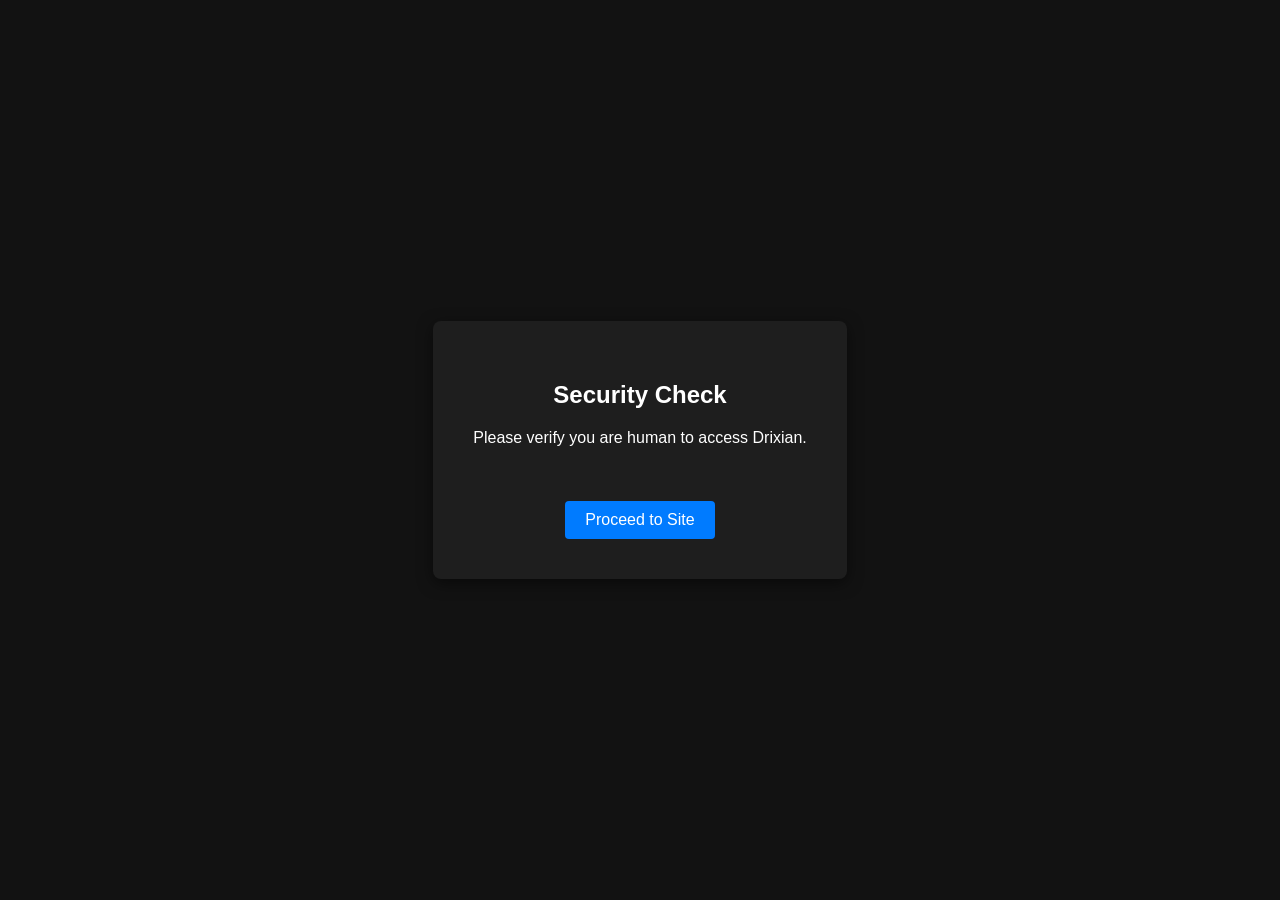
<file: index.html>
<!DOCTYPE html>
<html lang="en">
<head>
    <meta charset="UTF-8">
    <meta name="viewport" content="width=device-width, initial-scale=1.0">
    <title>Drixian - Verification Required</title>
    <script src="https://www.google.com/recaptcha/api.js" async defer></script>
    <style>
        body {
            background-color: #121212;
            color: #ffffff;
            font-family: sans-serif;
            display: flex;
            justify-content: center;
            align-items: center;
            height: 100vh;
            margin: 0;
        }
        .captcha-container {
            text-align: center;
            background: #1e1e1e;
            padding: 40px;
            border-radius: 8px;
            box-shadow: 0 4px 15px rgba(0,0,0,0.5);
        }
        button {
            margin-top: 20px;
            background-color: #007bff;
            color: white;
            border: none;
            padding: 10px 20px;
            font-size: 16px;
            border-radius: 4px;
            cursor: pointer;
        }
        button:hover { background-color: #0056b3; }
        .error-msg {
            color: #ff6b6b;
            margin-top: 15px;
            display: none;
        }
    </style>
</head>
<body>

    <div class="captcha-container">
        <h2>Security Check</h2>
        <p>Please verify you are human to access Drixian.</p>
        
        <form id="captcha-form" onsubmit="validateCaptcha(event)">
            <div class="g-recaptcha" data-sitekey="6Le7zDYtAAAAAAlgQ9bKN9iXoIxUPmdBleOHjrXL" data-theme="dark"></div>
            <br/>
            <button type="submit">Proceed to Site</button>
            <div id="error" class="error-msg">Please complete the reCAPTCHA first!</div>
        </form>
    </div>

    <script>
        function validateCaptcha(event) {
            // Prevent the form from trying to reload the page
            event.preventDefault();
            
            // Check if the user successfully checked the reCAPTCHA box
            var response = grecaptcha.getResponse();
            
            if (response.length === 0) {
                // Captcha is not cleared, show error message
                document.getElementById('error').style.display = 'block';
            } else {
                // Captcha passed! Redirect them to your main content page
                // CHANGE 'main.html' to whatever your actual homepage file is named
                window.location.href = "main.html"; 
            }
        }
    </script>

</body>
</html>
</file>
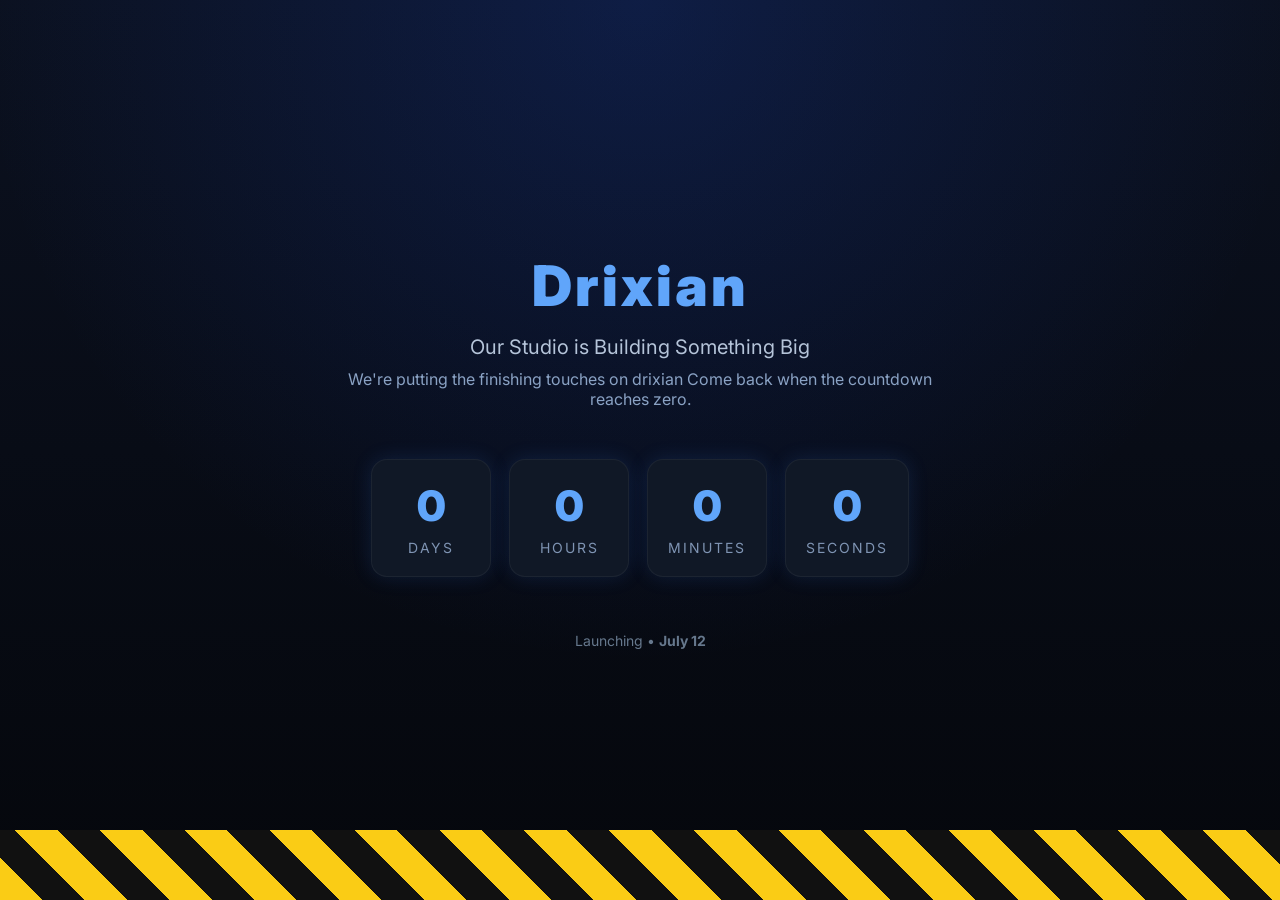
<file: main.html>
<!DOCTYPE html>
<html lang="en">
<head>
<meta charset="UTF-8">
<meta name="viewport" content="width=device-width, initial-scale=1.0">
<title>Drixian • Under Construction</title>

<link href="https://fonts.googleapis.com/css2?family=Inter:wght@300;500;700;900&display=swap" rel="stylesheet">

<style>
*{
margin:0;
padding:0;
box-sizing:border-box;
font-family:Inter,sans-serif;
}

body{
background:#0a0f18;
overflow:hidden;
color:white;
height:100vh;
display:flex;
justify-content:center;
align-items:center;
position:relative;
}

/* Background */

body:before{
content:"";
position:absolute;
inset:0;
background:
radial-gradient(circle at top,#1d4ed833,transparent 60%),
linear-gradient(#0b1120,#05070c);
}

/* Stars */

.stars{
position:absolute;
inset:0;
background-image:
radial-gradient(white 1px,transparent 1px);
background-size:60px 60px;
opacity:.2;
}

/* Crane */

.crane{
position:absolute;
left:8%;
bottom:120px;
width:220px;
height:420px;
}

.tower{
position:absolute;
bottom:0;
width:18px;
height:100%;
background:#888;
}

.arm{
position:absolute;
top:20px;
left:10px;
height:12px;
width:180px;
background:#999;
}

.cable{
position:absolute;
top:32px;
left:170px;
width:3px;
height:150px;
background:#666;
animation:swing 4s ease-in-out infinite;
transform-origin:top;
}

.hook{
position:absolute;
bottom:-12px;
left:-4px;
font-size:28px;
}

@keyframes swing{
0%,100%{transform:rotate(-4deg);}
50%{transform:rotate(4deg);}
}

/* Workers */

.worker{
position:absolute;
bottom:70px;
font-size:28px;
animation:work 1.3s infinite alternate;
}

.worker:nth-child(2){
left:44%;
animation-delay:.3s;
}

.worker:nth-child(3){
left:58%;
animation-delay:.8s;
}

@keyframes work{
from{
transform:translateY(0);
}
to{
transform:translateY(-6px);
}
}

/* Main */

.container{
position:relative;
z-index:5;
text-align:center;
max-width:700px;
padding:30px;
}

.logo{
font-size:56px;
font-weight:900;
letter-spacing:3px;
color:#60a5fa;
}

.subtitle{
margin-top:15px;
font-size:20px;
color:#b5c4d9;
}

.message{
margin-top:10px;
color:#8aa2c4;
}

.countdown{
margin-top:50px;
display:flex;
justify-content:center;
gap:18px;
flex-wrap:wrap;
}

.card{
background:#101826;
padding:20px;
border-radius:16px;
min-width:120px;
box-shadow:0 0 20px rgba(59,130,246,.15);
border:1px solid rgba(255,255,255,.05);
}

.number{
font-size:42px;
font-weight:900;
color:#60a5fa;
}

.label{
margin-top:8px;
font-size:14px;
text-transform:uppercase;
color:#7f94b3;
letter-spacing:2px;
}

.footer{
margin-top:55px;
font-size:14px;
color:#66788d;
}

.barricade{
position:absolute;
bottom:0;
left:0;
width:100%;
height:70px;
background:repeating-linear-gradient(
45deg,
#facc15 0 30px,
#111 30px 60px
);
}
</style>
</head>

<body>

<div class="container">

<div class="logo">Drixian</div>

<div class="subtitle">
Our Studio is Building Something Big
</div>

<div class="message">
We're putting the finishing touches on drixian
Come back when the countdown reaches zero.
</div>

<div class="countdown">

<div class="card">
<div class="number" id="days">0</div>
<div class="label">Days</div>
</div>

<div class="card">
<div class="number" id="hours">0</div>
<div class="label">Hours</div>
</div>

<div class="card">
<div class="number" id="minutes">0</div>
<div class="label">Minutes</div>
</div>

<div class="card">
<div class="number" id="seconds">0</div>
<div class="label">Seconds</div>
</div>

</div>

<div class="footer">
Launching • <strong>July 12</strong>
</div>

</div>

<div class="barricade"></div>

<script>
const launch = new Date("June 26, 2026 10:24:00").getTime();

function updateCountdown(){

const now = Date.now();

const distance = launch - now;

if(distance<=0){

document.querySelector(".countdown").innerHTML=
"<h1>🚀 We're Live!! download our app</h1>";
<a href="https://drixian.org/download" class="home-button">Download</a>

return;
}

const days=Math.floor(distance/(1000*60*60*24));
const hours=Math.floor((distance%(1000*60*60*24))/(1000*60*60));
const minutes=Math.floor((distance%(1000*60*60))/(1000*60));
const seconds=Math.floor((distance%(1000*60))/1000);

daysEl.textContent=days;
hoursEl.textContent=hours;
minutesEl.textContent=minutes;
secondsEl.textContent=seconds;
}

const daysEl=document.getElementById("days");
const hoursEl=document.getElementById("hours");
const minutesEl=document.getElementById("minutes");
const secondsEl=document.getElementById("seconds");

updateCountdown();

setInterval(updateCountdown,1000);
</script>

</body>
</html>
</file>
